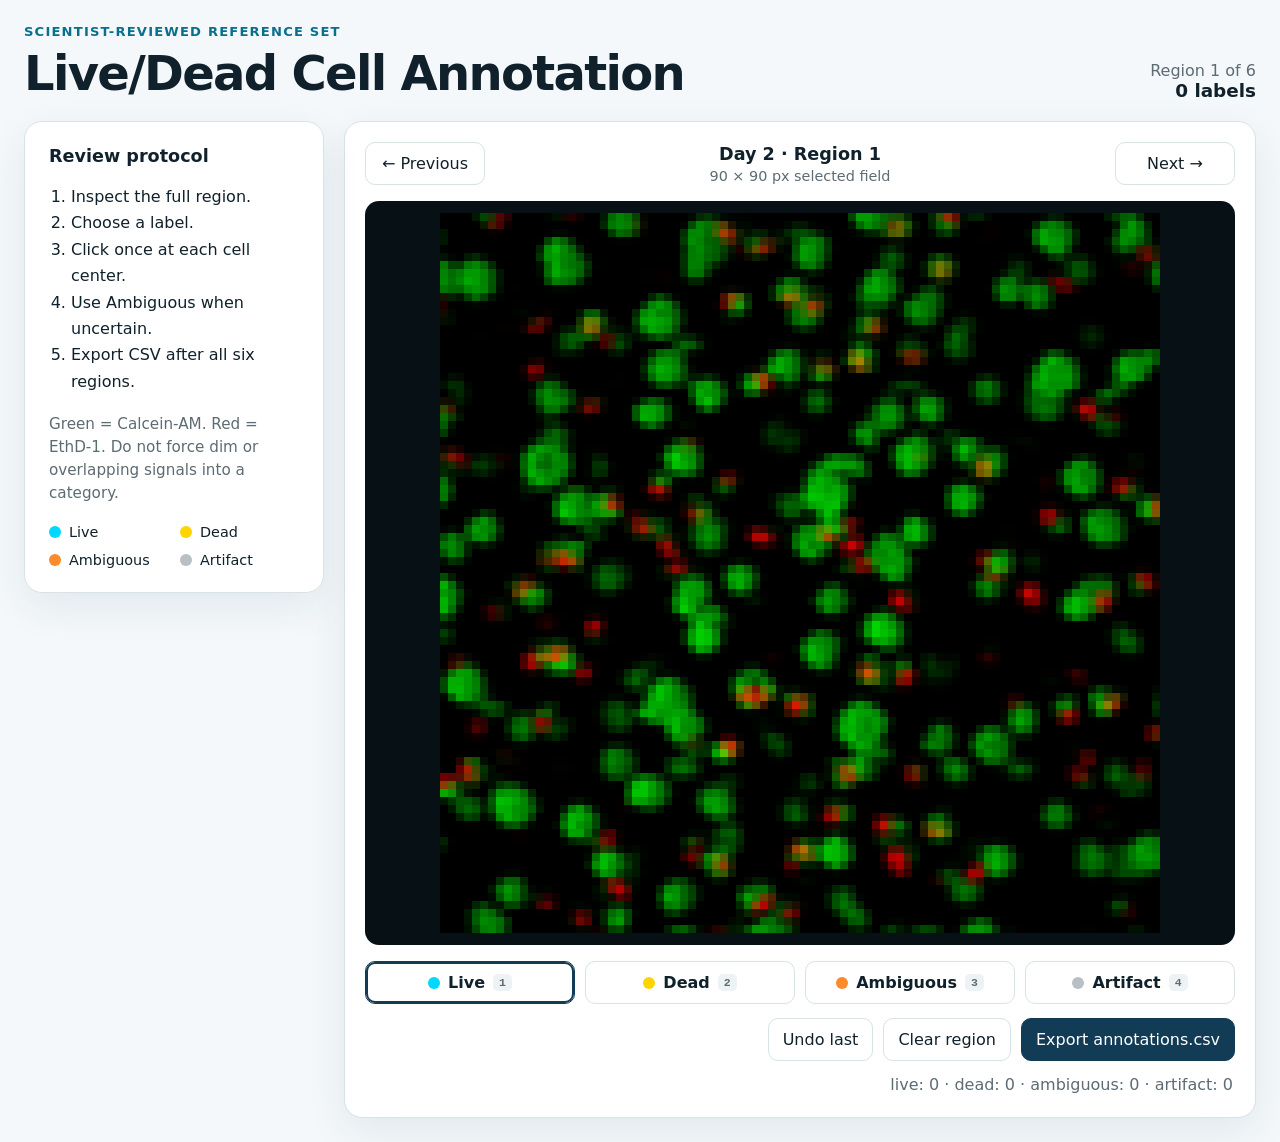
<file: index.html>
<!doctype html>
<html lang="en">
<head>
  <meta charset="utf-8">
  <meta name="viewport" content="width=device-width, initial-scale=1">
  <title>Live/Dead Scientist Review</title>
  <meta name="description" content="Point-annotation tool for scientist review of paired live/dead confocal microscopy images.">
  <style>
:root {
  --ink: #10212b;
  --muted: #5d6b73;
  --paper: #f4f8fa;
  --panel: #ffffff;
  --line: #d8e2e7;
  --navy: #123b56;
  --cyan: #00d8ff;
  --yellow: #ffd400;
  --orange: #ff8a2a;
  --gray: #b8c0c5;
}
* { box-sizing: border-box; }
body { margin: 0; background: var(--paper); color: var(--ink); font-family: Inter, ui-sans-serif, system-ui, -apple-system, BlinkMacSystemFont, "Segoe UI", sans-serif; }
button { font: inherit; }
main { width: min(1440px, 100%); margin: 0 auto; padding: 24px; }
.topbar { display: flex; justify-content: space-between; align-items: end; gap: 24px; margin-bottom: 20px; }
.eyebrow { margin: 0 0 6px; color: #08708d; font-size: .82rem; font-weight: 800; letter-spacing: .09em; text-transform: uppercase; }
h1 { margin: 0; font-size: clamp(1.8rem, 4vw, 3rem); letter-spacing: -.035em; }
h2 { margin: 0; font-size: 1.1rem; }
.progress { display: flex; flex-direction: column; align-items: end; color: var(--muted); }
.progress strong { color: var(--ink); font-size: 1.15rem; }
.workspace { display: grid; grid-template-columns: 300px minmax(0, 1fr); gap: 20px; align-items: start; }
.panel, .annotator { background: var(--panel); border: 1px solid var(--line); border-radius: 18px; box-shadow: 0 14px 40px rgba(19, 56, 75, .08); }
.instructions { padding: 24px; position: sticky; top: 20px; }
.instructions ol { margin: 18px 0; padding-left: 22px; line-height: 1.65; }
.note { color: var(--muted); line-height: 1.5; font-size: .95rem; }
.legend { display: grid; grid-template-columns: 1fr 1fr; gap: 12px; margin-top: 20px; font-size: .9rem; }
.legend span { display: flex; align-items: center; gap: 8px; }
.legend i, .dot { display: inline-block; width: 12px; height: 12px; border-radius: 50%; }
.live { background: var(--cyan); }.dead { background: var(--yellow); }.ambiguous { background: var(--orange); }.artifact { background: var(--gray); }
.annotator { padding: 20px; }
.region-heading { display: grid; grid-template-columns: 120px 1fr 120px; align-items: center; text-align: center; gap: 12px; margin-bottom: 16px; }
.region-heading p { margin: 4px 0 0; color: var(--muted); font-size: .9rem; }
.nav, .actions button, .label { border: 1px solid var(--line); background: #fff; border-radius: 10px; padding: 11px 14px; cursor: pointer; color: var(--ink); }
button:hover { border-color: #7a9dae; }
button:focus-visible { outline: 3px solid rgba(0, 159, 200, .28); outline-offset: 2px; }
.canvas-wrap { display: grid; place-items: center; background: #071014; border-radius: 14px; overflow: auto; padding: 12px; min-height: 480px; }
canvas { width: min(720px, 100%); height: auto; image-rendering: pixelated; cursor: crosshair; background: #000; }
.toolbar { display: grid; grid-template-columns: repeat(4, 1fr); gap: 10px; margin-top: 16px; }
.label { display: flex; justify-content: center; align-items: center; gap: 8px; font-weight: 700; }
.label.active { border-color: var(--navy); box-shadow: inset 0 0 0 2px var(--navy); }
kbd { font-size: .72rem; background: #edf2f4; padding: 2px 6px; border-radius: 5px; color: var(--muted); }
.actions { display: flex; gap: 10px; justify-content: flex-end; margin-top: 14px; }
.actions .primary { background: var(--navy); color: white; border-color: var(--navy); }
.status { margin: 14px 2px 0; color: var(--muted); text-align: right; min-height: 1.4em; }
@media (max-width: 860px) {
  main { padding: 14px; }
  .topbar { align-items: start; }
  .workspace { grid-template-columns: 1fr; }
  .instructions { position: static; }
  .region-heading { grid-template-columns: 90px 1fr 90px; }
  .toolbar { grid-template-columns: 1fr 1fr; }
}
@media (max-width: 540px) {
  .topbar { display: block; }
  .progress { align-items: start; margin-top: 12px; }
  .instructions { padding: 18px; }
  .annotator { padding: 12px; }
  .region-heading { grid-template-columns: 1fr 1fr; }
  .region-heading div { grid-column: 1 / -1; grid-row: 1; }
  .actions { display: grid; grid-template-columns: 1fr 1fr; }
  .actions .primary { grid-column: 1 / -1; }
}

</style>
</head>
<body>
  <main>
    <header class="topbar">
      <div>
        <p class="eyebrow">Scientist-reviewed reference set</p>
        <h1>Live/Dead Cell Annotation</h1>
      </div>
      <div class="progress" aria-live="polite"><span id="regionProgress">Region 1 of 6</span><strong id="totalCount">0 labels</strong></div>
    </header>

    <section class="workspace">
      <aside class="panel instructions">
        <h2>Review protocol</h2>
        <ol>
          <li>Inspect the full region.</li>
          <li>Choose a label.</li>
          <li>Click once at each cell center.</li>
          <li>Use Ambiguous when uncertain.</li>
          <li>Export CSV after all six regions.</li>
        </ol>
        <p class="note">Green = Calcein-AM. Red = EthD-1. Do not force dim or overlapping signals into a category.</p>
        <div class="legend">
          <span><i class="live"></i>Live</span><span><i class="dead"></i>Dead</span>
          <span><i class="ambiguous"></i>Ambiguous</span><span><i class="artifact"></i>Artifact</span>
        </div>
      </aside>

      <section class="annotator" aria-label="Image annotation workspace">
        <div class="region-heading">
          <button id="previous" class="nav" type="button">← Previous</button>
          <div><h2 id="regionTitle">Day 2 · Region 1</h2><p id="regionMeta">90 × 90 px selected field</p></div>
          <button id="next" class="nav" type="button">Next →</button>
        </div>

        <div class="canvas-wrap">
          <canvas id="annotationCanvas" width="720" height="720" aria-label="Combined green and red fluorescence crop"></canvas>
        </div>

        <div class="toolbar" role="group" aria-label="Annotation label">
          <button class="label active" data-label="live" type="button"><span class="dot live"></span>Live <kbd>1</kbd></button>
          <button class="label" data-label="dead" type="button"><span class="dot dead"></span>Dead <kbd>2</kbd></button>
          <button class="label" data-label="ambiguous" type="button"><span class="dot ambiguous"></span>Ambiguous <kbd>3</kbd></button>
          <button class="label" data-label="artifact" type="button"><span class="dot artifact"></span>Artifact <kbd>4</kbd></button>
        </div>

        <div class="actions">
          <button id="undo" type="button">Undo last</button>
          <button id="clearRegion" type="button">Clear region</button>
          <button id="exportCsv" class="primary" type="button">Export annotations.csv</button>
        </div>
        <p class="status" id="regionCounts" aria-live="polite"></p>
      </section>
    </section>
  </main>
  <script>
const canvas = document.getElementById('annotationCanvas');
const ctx = canvas.getContext('2d');
const colors = { live: '#00d8ff', dead: '#ffd400', ambiguous: '#ff8a2a', artifact: '#b8c0c5' };
const storageKey = 'live-dead-scientist-reference-v1';
const regions = [
  {id:'day-2-region-1',day:2,region:1,image:'[data-uri]',source_x:30,source_y:80,width:90,height:90},
  {id:'day-2-region-2',day:2,region:2,image:'[data-uri]',source_x:130,source_y:10,width:90,height:90},
  {id:'day-8-region-1',day:8,region:1,image:'[data-uri]',source_x:90,source_y:30,width:90,height:90},
  {id:'day-8-region-2',day:8,region:2,image:'[data-uri]',source_x:60,source_y:100,width:90,height:90},
  {id:'day-12-region-1',day:12,region:1,image:'[data-uri]',source_x:130,source_y:10,width:90,height:90},
  {id:'day-12-region-2',day:12,region:2,image:'[data-uri]',source_x:0,source_y:110,width:90,height:90}
];
let current = 0;
let selectedLabel = 'live';
let annotations = JSON.parse(localStorage.getItem(storageKey) || '{}');
let image = new Image();

function save() { localStorage.setItem(storageKey, JSON.stringify(annotations)); }
function currentAnnotations() { return annotations[regions[current].id] || []; }
function counts(items) {
  return ['live','dead','ambiguous','artifact'].map(label => `${label}: ${items.filter(x => x.label === label).length}`).join(' · ');
}
function draw() {
  if (!image.complete) return;
  ctx.clearRect(0, 0, canvas.width, canvas.height);
  ctx.imageSmoothingEnabled = false;
  ctx.drawImage(image, 0, 0, canvas.width, canvas.height);
  const factor = canvas.width / regions[current].width;
  currentAnnotations().forEach((item, index) => {
    const x = item.x * factor, y = item.y * factor;
    ctx.beginPath(); ctx.arc(x, y, 9, 0, Math.PI * 2);
    ctx.strokeStyle = colors[item.label]; ctx.lineWidth = 3; ctx.stroke();
    ctx.fillStyle = '#061015'; ctx.fillRect(x + 8, y - 15, 28, 20);
    ctx.fillStyle = colors[item.label]; ctx.font = 'bold 14px system-ui'; ctx.fillText(index + 1, x + 12, y);
  });
  updateStatus();
}
function updateStatus() {
  const items = currentAnnotations();
  const total = Object.values(annotations).reduce((sum, values) => sum + values.length, 0);
  document.getElementById('regionCounts').textContent = counts(items);
  document.getElementById('totalCount').textContent = `${total} label${total === 1 ? '' : 's'}`;
  document.getElementById('regionProgress').textContent = `Region ${current + 1} of ${regions.length}`;
}
function loadRegion() {
  const region = regions[current];
  document.getElementById('regionTitle').textContent = `Day ${region.day} · Region ${region.region}`;
  document.getElementById('regionMeta').textContent = `${region.width} × ${region.height} px selected field`;
  document.getElementById('previous').disabled = current === 0;
  document.getElementById('next').disabled = current === regions.length - 1;
  image = new Image(); image.onload = draw; image.src = region.image;
}
canvas.addEventListener('click', event => {
  const rect = canvas.getBoundingClientRect();
  const region = regions[current];
  const x = (event.clientX - rect.left) * region.width / rect.width;
  const y = (event.clientY - rect.top) * region.height / rect.height;
  annotations[region.id] ||= [];
  annotations[region.id].push({ label: selectedLabel, x: +x.toFixed(2), y: +y.toFixed(2) });
  save(); draw();
});
document.querySelectorAll('.label').forEach(button => button.addEventListener('click', () => {
  selectedLabel = button.dataset.label;
  document.querySelectorAll('.label').forEach(x => x.classList.toggle('active', x === button));
}));
document.getElementById('previous').onclick = () => { if (current > 0) { current--; loadRegion(); } };
document.getElementById('next').onclick = () => { if (current < regions.length - 1) { current++; loadRegion(); } };
document.getElementById('undo').onclick = () => { currentAnnotations().pop(); save(); draw(); };
document.getElementById('clearRegion').onclick = () => {
  if (confirm('Clear every annotation in this region?')) { annotations[regions[current].id] = []; save(); draw(); }
};
document.getElementById('exportCsv').onclick = () => {
  const rows = [['region_id','day','region','label','x_in_crop','y_in_crop','x_in_source','y_in_source']];
  regions.forEach(region => (annotations[region.id] || []).forEach(item => rows.push([
    region.id, region.day, region.region, item.label, item.x, item.y,
    +(region.source_x + item.x).toFixed(2), +(region.source_y + item.y).toFixed(2)
  ])));
  const csv = rows.map(row => row.map(value => `"${String(value).replaceAll('"','""')}"`).join(',')).join('\n');
  const link = document.createElement('a');
  link.href = URL.createObjectURL(new Blob([csv], {type:'text/csv'}));
  link.download = 'scientist_review_annotations.csv'; link.click(); URL.revokeObjectURL(link.href);
};
document.addEventListener('keydown', event => {
  const map = { '1':'live', '2':'dead', '3':'ambiguous', '4':'artifact' };
  if (map[event.key]) document.querySelector(`[data-label="${map[event.key]}"]`).click();
  if ((event.ctrlKey || event.metaKey) && event.key.toLowerCase() === 'z') { event.preventDefault(); document.getElementById('undo').click(); }
});

loadRegion();

</script>
</body>
</html>
</file>
